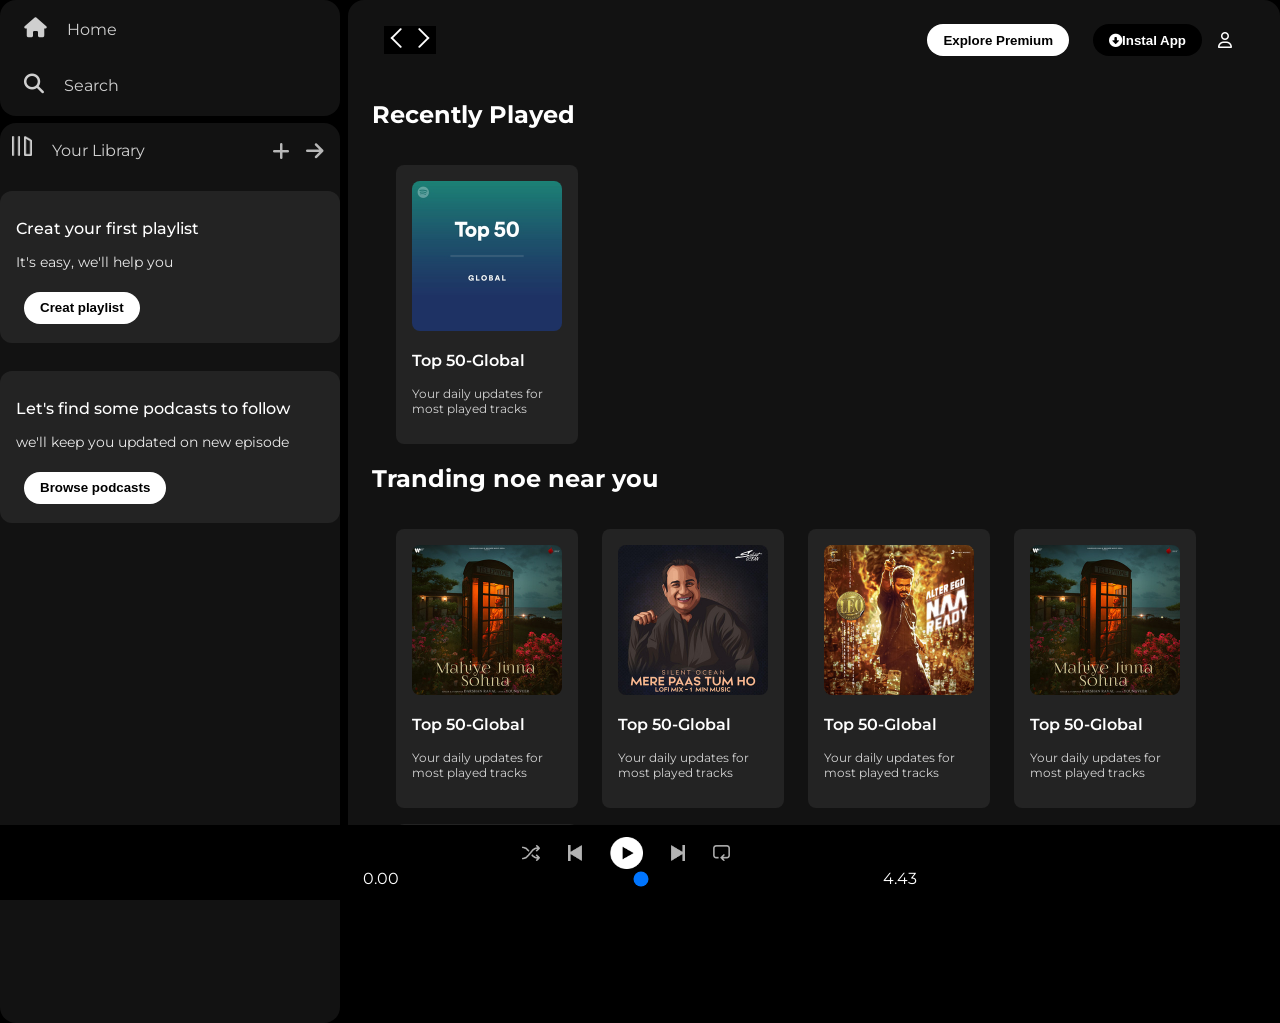
<file: index.html>
<!DOCTYPE html>
<html lang="en">
<head>
    <meta charset="UTF-8">
    <meta name="viewport" content="width=device-width, initial-scale=1.0">
    <link rel="stylesheet" href="https://cdnjs.cloudflare.com/ajax/libs/font-awesome/6.7.2/css/all.min.css" integrity="sha512-Evv84Mr4kqVGRNSgIGL/F/aIDqQb7xQ2vcrdIwxfjThSH8CSR7PBEakCr51Ck+w+/U6swU2Im1vVX0SVk9ABhg==" crossorigin="anonymous" referrerpolicy="no-referrer" />
    <link rel="icon" href="./asset/logo.png">
    <link rel="stylesheet" href="style.css">
    <link rel="preconnect" href="https://fonts.googleapis.com">
    <link rel="preconnect" href="https://fonts.gstatic.com" crossorigin>
    <link href="https://fonts.googleapis.com/css2?family=Montserrat:ital,wght@0,100..900;1,100..900&display=swap" rel="stylesheet">
    <title>Spotify - Web player : Music for everyone</title>
</head>
<body>
    <div class="main">
        <div class="sidebar">
            <div class="nav">
                <div class="nav-option">
                    <i class="fa-solid fa-house"></i>
                    <a href="#">Home</a>
                </div>
                <div class="nav-option">
                    <i class="fa-solid fa-magnifying-glass"></i>
                    <a href="#">Search</a>
                </div>
            </div>
            <div class="library">
                <div class="option">
                    <div class="lib-option nav-option">
                       <img src="./asset/library_icon.png">
                        <a href="#">Your Library</a>
                    </div>
                    <div class="icons">
                        <i class="fa-solid fa-plus"></i>
                        <i class="fa-solid fa-arrow-right"></i>
                    </div>
                </div>
                <div class="lib-box">
                    <div class="box">
                       <p class="box-p1">Creat your first playlist</p>
                       <p class="box-p2">It's easy, we'll help you</p>
                       <button class="badge">Creat playlist</button>
                    </div>
                    <div class="box">
                        <p class="box-p1">Let's find some podcasts to follow</p>
                        <p class="box-p2">we'll keep you updated on new episode</p>
                        <button class="badge">Browse podcasts</button>
                    </div>
                </div>
            </div>
        </div>
        <div class="main-content">
            <div class="sticky_nav">
                <div class="sticky-nav-option">
                    <img src="./asset/backward_icon.png">
                    <img src="./asset/forward_icon.png" class="hide">
                </div>
                <div class="sticky-download-option">
                    <button class="badge  nav-item hide">Explore Premium</button>
                    <button class="badge dark-badge  nav-item" ><i class="fa-solid fa-circle-down"></i>Instal App</button>
                    <i class="fa-regular fa-user nav-i"></i>
                </div>
                
                
                
            </div>
           
            <h2>Recently Played</h2>
            <div class="card-container">
                <div class="card">
                    <img src="./asset/card1img.jpeg" class="card-img">
                    <p class="card-title">Top 50-Global</p>
                    <p class="card-info">Your daily updates for most played tracks</p>
                </div>
            </div>

            <h2>Tranding noe near you</h2>
            <div class="card-container">
                <div class="card">
                    <img src="./asset/card2img.jpeg" class="card-img">
                    <p class="card-title">Top 50-Global</p>
                    <p class="card-info">Your daily updates for most played tracks</p>
                </div>
                <div class="card">
                    <img src="./asset/card3img.jpeg" class="card-img">
                    <p class="card-title">Top 50-Global</p>
                    <p class="card-info">Your daily updates for most played tracks</p>
                </div>
                <div class="card">
                    <img src="./asset/card4img.jpeg" class="card-img">
                    <p class="card-title">Top 50-Global</p>
                    <p class="card-info">Your daily updates for most played tracks</p>
                </div>
                <div class="card">
                    <img src="./asset/card2img.jpeg" class="card-img">
                    <p class="card-title">Top 50-Global</p>
                    <p class="card-info">Your daily updates for most played tracks</p>
                </div>
                <div class="card">
                    <img src="./asset/card4img.jpeg" class="card-img">
                    <p class="card-title">Top 50-Global</p>
                    <p class="card-info">Your daily updates for most played tracks</p>
                </div>
            </div>
            <h2>Featured Charts</h2>
            <div class="card-container">
                <div class="card">
                    <img src="./asset/card5img.jpeg" class="card-img">
                    <p class="card-title">Top Songs Global</p>
                    <p class="card-info">Weekly music chart</p>
                </div>
                <div class="card">
                    <img src="./asset/card6img.jpeg" class="card-img">
                    <p class="card-title">Top Songs India</p>
                    <p class="card-info">Weekly music chart</p>
                </div>
                <div class="card">
                    <img src="./asset/card2img.jpeg" class="card-img">
                    <p class="card-title">Mahiye jinna Sohna</p>
                    <p class="card-info">Darshan Raval</p>
                </div>
            </div>
            <div class="footer">
                <div class="line"></div>
            </div>
            
        </div>
        <div class="musicplayer">
            <div class="album"></div>
            <div class="player">
                <div class="player-control">
                    <img src="asset/player_icon1.png" class="player-control-icon">
                    <img src="asset/player_icon2.png" class="player-control-icon">
                    <img src="asset/player_icon3.png" class="player-control-icon" style="opacity: 1; height: 2rem;">
                    <img src="asset/player_icon4.png" class="player-control-icon">
                    <img src="asset/player_icon5.png" class="player-control-icon">
                </div>
                <div class="playback-bar">
                    <span class="curr-time">0.00</span>
                    <input type="range" min="0" max="100" class="progress-bar" step="1">
                    <span class="total-time">4.43</span>
                </div>
            </div>
            <div class="control"></div>
        </div>
    </div>
    
</body>
</html>
</file>
<file: style.css>
body{
    font-family: "Montserrat", serif;
    margin: 0;
    background-color: black;
    color: white;
    overflow: hidden;
}
.main{
    display: flex;
    height: 100vh;
}
.sidebar{
    background-color: black;
    width: 340px;
    border-radius: 1rem;
    margin-right: 0.5rem;

}
.main-content{
    background-color:#121212;
    flex: 1;
    border-radius: 1rem;
    overflow: auto;
    padding: 0 1.5rem 0 1.5rem;
}
.musicplayer{
    background-color: black;
    position: fixed;
    width: 100%;
    bottom: 0;
    height: 75px;
    
}
a{
    text-decoration: none;
    color: white;
}
.nav{
    background-color: #121212;
    border-radius: 1rem;
    display: flex;
    flex-direction: column;
    justify-content: center;
    height: 100px;
    padding: 0.5rem 0.75rem;

}
.nav-option{
    line-height: 2.5rem;
    opacity: 0.8;
    padding: 0.5rem 0.76rem;
}
.nav-option:hover{
    opacity: 1;
}
.nav-option i{
    font-size: 1.25rem;
    
}
.nav-option a{
    font-size: 1rem;
    margin-left: 1rem;
}
.library{
    background-color: #121212;
    border-radius: 1rem;
    height: 100%;
    margin-top: 0.45rem;
}
.option{
    display: flex;
    justify-content: space-between;
    align-items: center;
}
.lib-option img{
    height: 1.25rem;
    width: 1.25rem;
}
.icons{
    font-size: 1.25rem;
    display: flex;

}
.icons i{
    opacity: 0.7;
    margin-right: 1rem;
}
.icons i:hover{
    opacity: 1;
}

.box{
    background-color: #232323;
    height: 8rem;
    border-radius: 0.75rem;
    margin: 0.75rem 0 1.75rem 0;
    padding: 0.75rem 1rem;
}
.box-p1{
    font-size: 1rem;
    font-weight: 500;
}
.box-p2{
    font-size: 0.85rem;
    opacity: 0.9;
}
.badge{
    background-color: white;
    border: none;
    border-radius: 100px;
    padding:0.25rem 1rem ;
    font-weight: 700;
    margin: 0.5rem;
    height: 2rem;
    width: fit-content;

}

.sticky_nav{
    position: sticky;
    top: 0;
    background-color: #121212;
    display: flex;
    justify-content: space-between;
    align-items: center;
    padding: 1rem 0 1rem 0;
    z-index: 10;

}
.sticky-nav-option {
    margin-left: 0.75rem;
    background-color: #000;
   
}
.sticky-download-option{
    display: flex;
    justify-content: center;
    align-items: 1rem;


}
.nav-item{
    margin-right: 1rem;

}
.nav-i{
    padding-top: 1rem;
    margin-right:1.5rem ;

}
.dark-badge{
    background-color: #000;
    color: #fff;
}
@media(max-width :1000px){
    .hide{
        display: none;
    }
}

.card{
    background-color: #232323;
    width: 150px;
    border-radius: 0.5rem;
    padding: 1rem;
    margin-left: 1.5rem;
    margin-top: 1rem;
}
.card-container{
    display: flex;
    flex-wrap: wrap;
}

.card-img{
    width: 100%;
    border-radius: 0.5rem;
}
.card-title{
    font-weight: 600;
}
.card-info{
    font-size: 0.75rem;
    opacity:0.8;
}
.footer{
    height: 300px;
    display: flex;
    align-items: center;
    justify-content: center;

}
.line{
    width: 90%;
    height: 45%;
    border-top: 1px solid white;
    opacity: 0.4;
}
.musicplayer{
    display: flex;
    justify-content: space-between;
    align-items: center;
}
.album{
    width: 25%;
}
.player{
    width: 50%;
}
.control{
    width: 25%;
}
.player-control{
    display: flex;
    justify-content: center;
    align-items: center;
   
}
.player-control-icon{
    height: 1rem;
    margin-right: 1.75rem;
    opacity: 0.7;
}
.player-control-icon:hover{
    opacity: 1;
}
.playback-bar{
    display: flex;
    justify-content: center;
    align-items: center;
}
.progress-bar{
    width: 75%;
    appearance: none;
    background-color: transparent;
    cursor: pointer;
}
.playback-bar::-webkit-slider-runnable-track{
    background-color: #ddd;
    border-radius: 100px;
    height: 0.2rem;

}
.playback-bar::-webkit-slider-thumb{
    /* appearance: none; */
    height: 1rem;
    width: 1rem;
    background-color: #1bd660;
    border-radius: 50%;
    margin-top: -6px;
}
</file>
